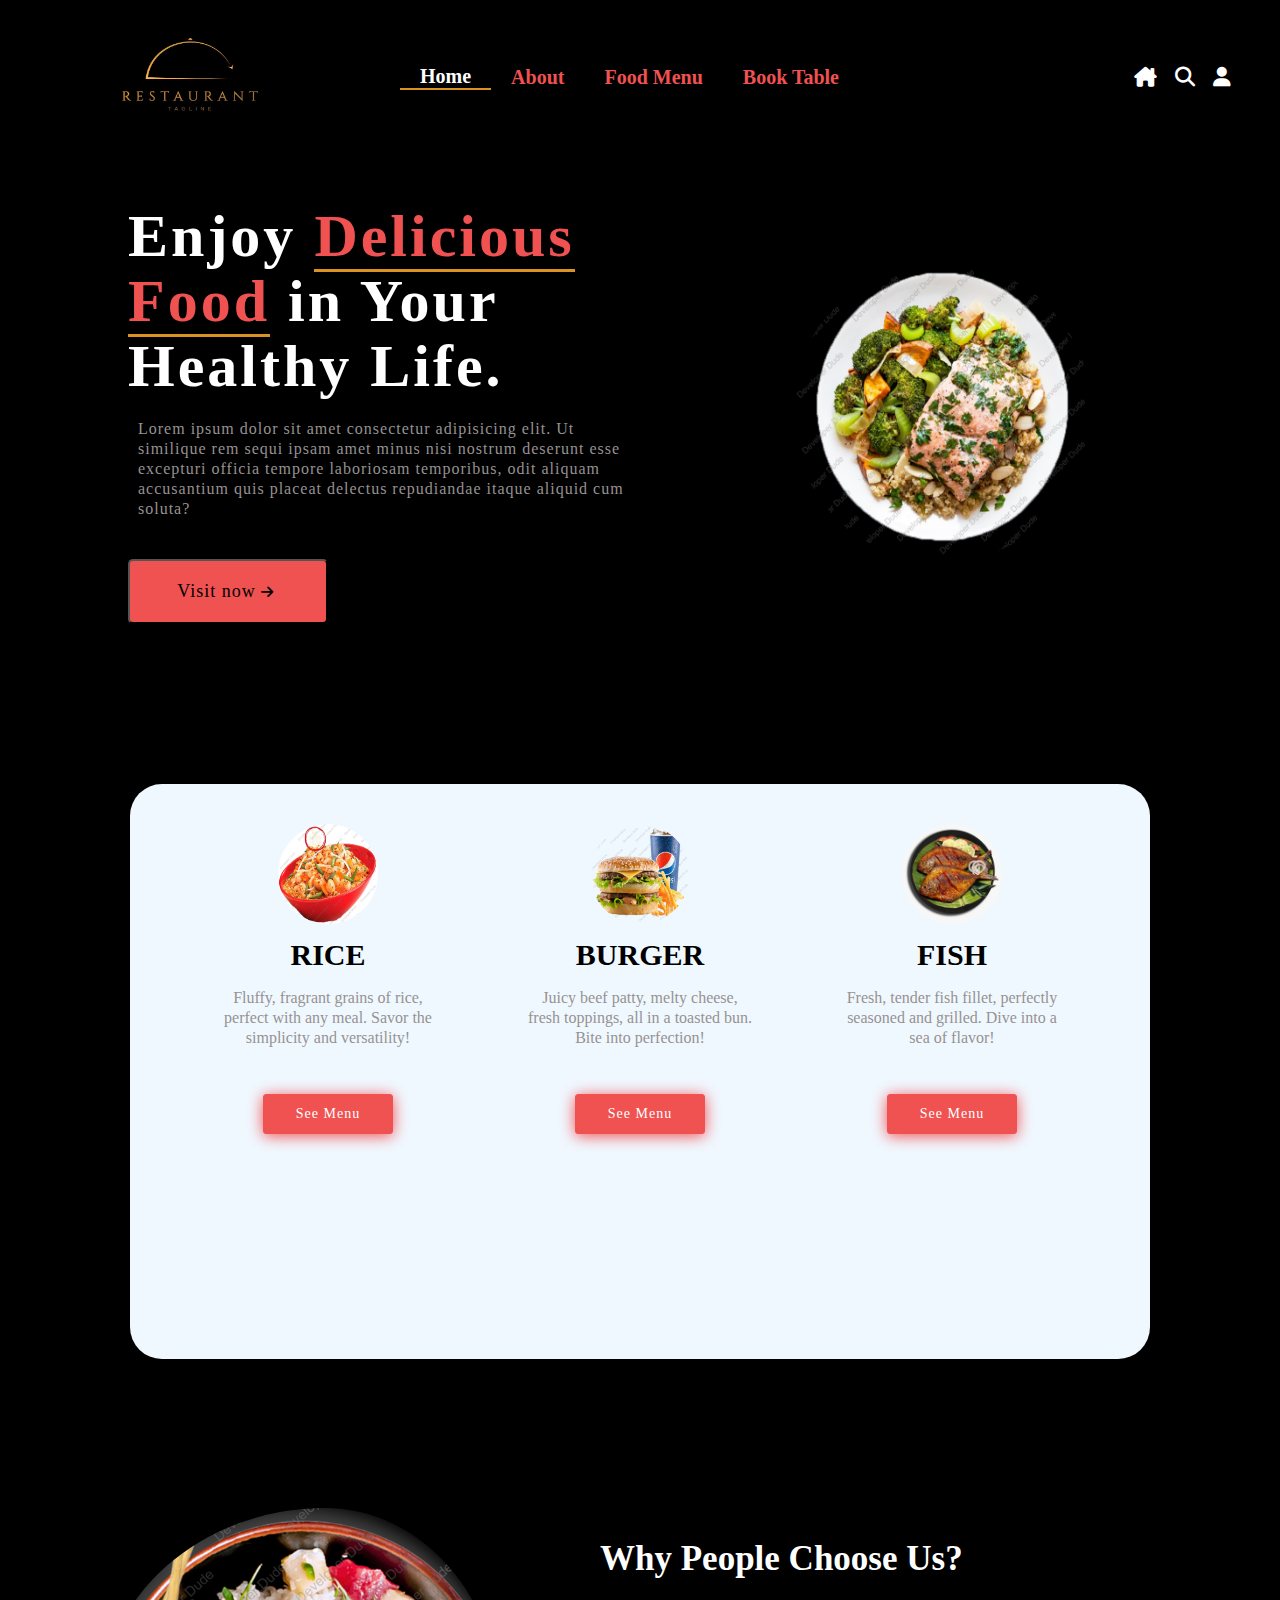
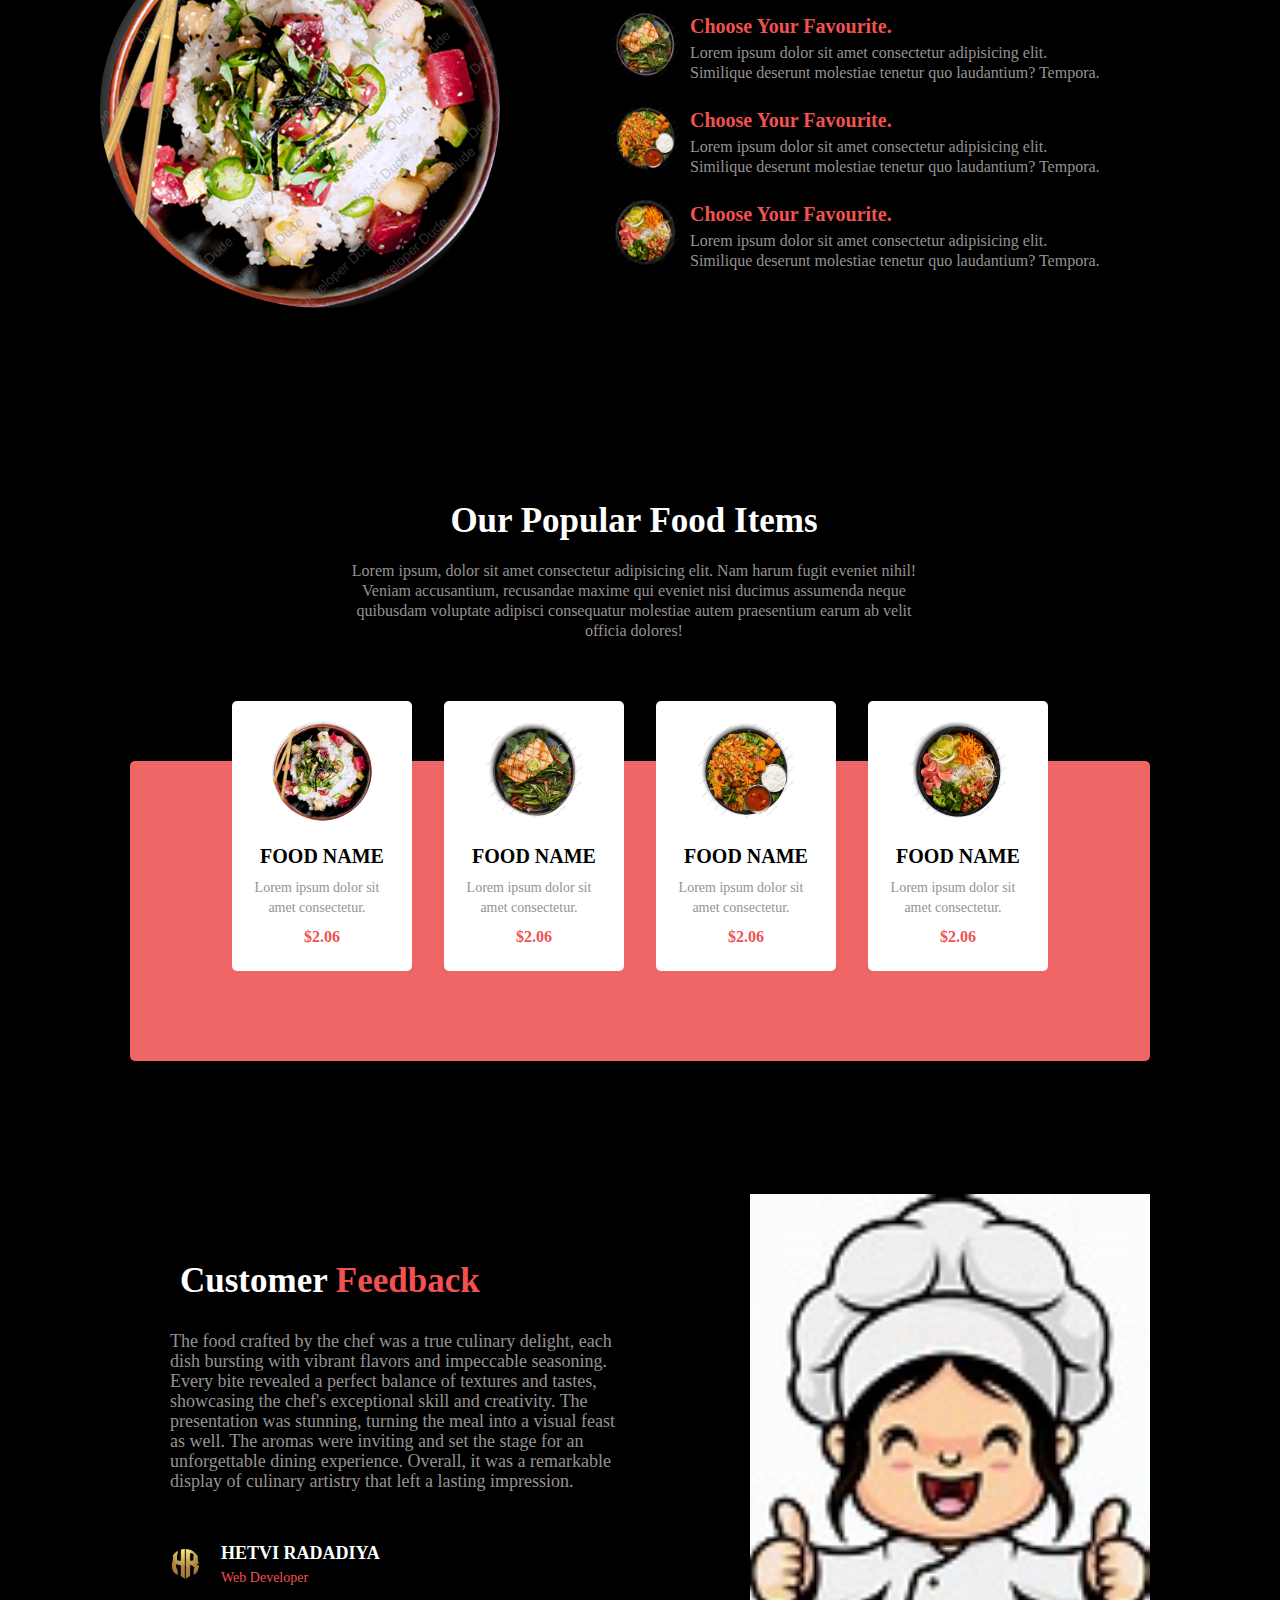
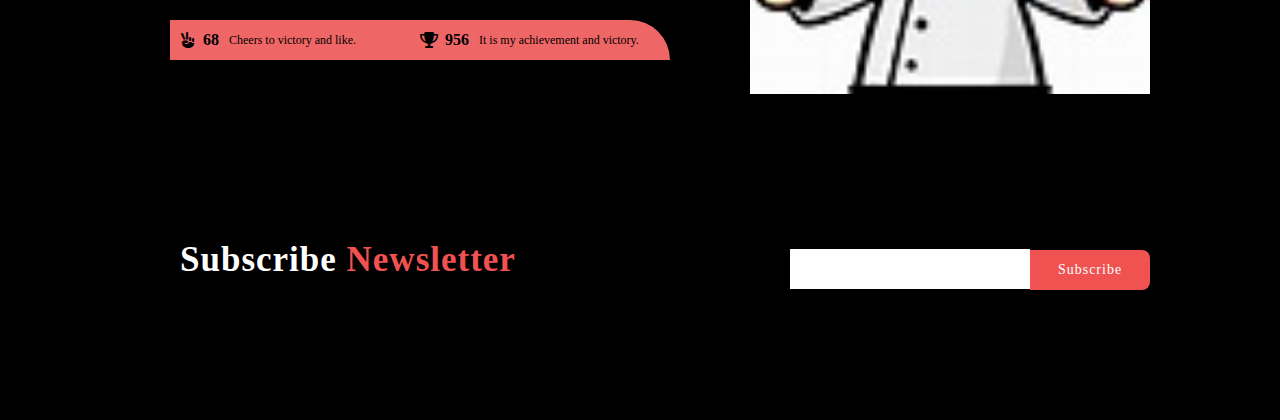
<file: index.html>
<!DOCTYPE html>
<html lang="en">
  <head>
    <meta charset="UTF-8" />
    <meta name="viewport" content="width=device-width, initial-scale=1.0" />
    <title>Restaurant App</title>
    <link rel="stylesheet" href="style.css" />
    <link
      rel="stylesheet"
      href="https://cdnjs.cloudflare.com/ajax/libs/font-awesome/6.5.2/css/all.min.css"
    />
  </head>
  <body>
    <div class="header">
      <nav>
        <input type="checkbox" id="check" />
        <label for="check" class="checkbox">
          <i class="fa-solid fa-bars"></i>
        </label>
        <div class="logo">
          <img src="images/Restaurant-Logo.jpg" alt="logo" />
        </div>
        <div class="part">
          <div class="nav">
            <ul>
              <a href="#" class="active"><li>Home</li></a>
              <a href="about.html"><li>About</li></a>
              <a href="foodmenu.html"><li>Food Menu</li></a>
              <a href="booktable.html"><li>Book Table</li></a>
            </ul>
          </div>

          <div class="account">
            <ul>
              <a href="#">
                <li><i class="fa-solid fa-house-chimney"></i></li>
              </a>
              <li id="search-button">
                <i class="fa-solid fa-magnifying-glass"></i>
              </li>
              <div class="search">
                <input type="search" />
                <a href="">
                  <li><i class="fa-solid fa-magnifying-glass"></i></li>
                </a>
              </div>
              <a href="signup.html">
                <li><i class="fa-solid fa-user"></i></li>
              </a>
            </ul>
          </div>
        </div>
      </nav>
    </div>
    <div class="home">
      <div class="main-slide1">
        <div class="main-slide">
          <h3>Enjoy <span>Delicious Food</span> in Your Healthy Life.</h3>
          <p>
            Lorem ipsum dolor sit amet consectetur adipisicing elit. Ut
            similique rem sequi ipsam amet minus nisi nostrum deserunt esse
            excepturi officia tempore laboriosam temporibus, odit aliquam
            accusantium quis placeat delectus repudiandae itaque aliquid cum
            soluta?
          </p>
          <button type="submit">
            Visit now<i class="fa-solid fa-arrow-right"></i>
          </button>
        </div>
        <div class="main-dish">
          <img src="images/Homepage Images/food plate.png" alt="" />
        </div>
      </div>
      <div class="food-items">
        <div class="items">
          <img src="images/Homepage Images/item1.jpg" alt="" />
          <h2>RICE</h2>
          <p>
            Fluffy, fragrant grains of rice, perfect with any meal. Savor the
            simplicity and versatility!
          </p>
          <button type="submit">See Menu</button>
        </div>
        <div class="items">
          <img src="images/Homepage Images/item2.png" alt="" />
          <h2>BURGER</h2>
          <p>
            Juicy beef patty, melty cheese, fresh toppings, all in a toasted
            bun. Bite into perfection!
          </p>
          <button type="submit">See Menu</button>
        </div>
        <div class="items">
          <img src="images/Homepage Images/item3.jpg" alt="" />
          <h2>FISH</h2>
          <p>
            Fresh, tender fish fillet, perfectly seasoned and grilled. Dive into
            a sea of flavor!
          </p>
          <button type="submit">See Menu</button>
        </div>
      </div>
      <div class="main-slide2">
        <div class="fooding">
          <img src="images/Homepage Images/plate1.png" alt="" />
        </div>
        <div class="question">
          <div class="title">
            <h2>Why People Choose Us?</h2>
          </div>
          <div>
            <div class="q-ans">
              <div>
                <img src="images/Homepage Images/plate2.png" alt="" />
              </div>
              <div>
                <h2>Choose Your Favourite.</h2>
                <p>
                  Lorem ipsum dolor sit amet consectetur adipisicing elit.
                  Similique deserunt molestiae tenetur quo laudantium? Tempora.
                </p>
              </div>
            </div>
            <div class="q-ans">
              <div>
                <img src="images/Homepage Images/plate3.png" alt="" />
              </div>
              <div>
                <h2>Choose Your Favourite.</h2>
                <p>
                  Lorem ipsum dolor sit amet consectetur adipisicing elit.
                  Similique deserunt molestiae tenetur quo laudantium? Tempora.
                </p>
              </div>
            </div>
            <div class="q-ans">
              <div>
                <img src="images/Homepage Images/plate4 (2).png" alt="" />
              </div>
              <div>
                <h2>Choose Your Favourite.</h2>
                <p>
                  Lorem ipsum dolor sit amet consectetur adipisicing elit.
                  Similique deserunt molestiae tenetur quo laudantium? Tempora.
                </p>
              </div>
            </div>
          </div>
        </div>
      </div>
      <div class="main-slide3">
        <div class="fav-head">
          <h2>Our Popular Food Items</h2>
          <p>
            Lorem ipsum, dolor sit amet consectetur adipisicing elit. Nam harum
            fugit eveniet nihil! Veniam accusantium, recusandae maxime qui
            eveniet nisi ducimus assumenda neque quibusdam voluptate adipisci
            consequatur molestiae autem praesentium earum ab velit officia
            dolores!
          </p>
        </div>
        <div class="fav-food">
          <div class="fav-item">
            <img src="images/Homepage Images/plate1.png" alt="" />
            <h2>FOOD NAME</h2>
            <p>Lorem ipsum dolor sit amet consectetur.</p>
            <h4>$2.06</h4>
          </div>
          <div class="fav-item">
            <img src="images/Homepage Images/plate2.png" alt="" />
            <h2>FOOD NAME</h2>
            <p>Lorem ipsum dolor sit amet consectetur.</p>
            <h4>$2.06</h4>
          </div>
          <div class="fav-item">
            <img src="images/Homepage Images/plate3.png" alt="" />
            <h2>FOOD NAME</h2>
            <p>Lorem ipsum dolor sit amet consectetur.</p>
            <h4>$2.06</h4>
          </div>
          <div class="fav-item">
            <img src="images/Homepage Images/plate4 (2).png" alt="" />
            <h2>FOOD NAME</h2>
            <p>Lorem ipsum dolor sit amet consectetur.</p>
            <h4>$2.06</h4>
          </div>
        </div>
        <div class="dsgn"></div>
      </div>
      <div class="main-slide4">
        <div class="chef-feedback">
          <h2>
            Customer <span style="color: rgb(240, 81, 81)">Feedback</span>
          </h2>
          <p>
            The food crafted by the chef was a true culinary delight, each dish
            bursting with vibrant flavors and impeccable seasoning. Every bite
            revealed a perfect balance of textures and tastes, showcasing the
            chef's exceptional skill and creativity. The presentation was
            stunning, turning the meal into a visual feast as well. The aromas
            were inviting and set the stage for an unforgettable dining
            experience. Overall, it was a remarkable display of culinary
            artistry that left a lasting impression.
          </p>
          <div class="chef-detail">
            <div>
              <img src="images/Homepage Images/logo.jpg" alt="" />
            </div>
            <div>
              <h2>HETVI RADADIYA</h2>
              <p>Web Developer</p>
            </div>
          </div>
          <div class="chef-vic">
            <div>
              <i class="fa-solid fa-hand-peace"></i>
              <h4>68</h4>
              <p>Cheers to victory and like.</p>
            </div>
            <div>
              <i class="fa-solid fa-trophy"></i>
              <h4>956</h4>
              <p>It is my achievement and victory.</p>
            </div>
          </div>
        </div>
        <div class="chef-pic">
          <img src="images/Homepage Images/chef.jpg" alt="" />
        </div>
      </div>
      <div class="subscribe-part">
        <div>
          <h2>
            Subscribe <span style="color: rgb(240, 81, 81)">Newsletter</span>
          </h2>
        </div>
        <div class="submit-box">
          <input type="text" />
          <button type="submit">Subscribe</button>
        </div>
      </div>
    </div>
    <script src="code.js"></script>
  </body>
</html>
</file>
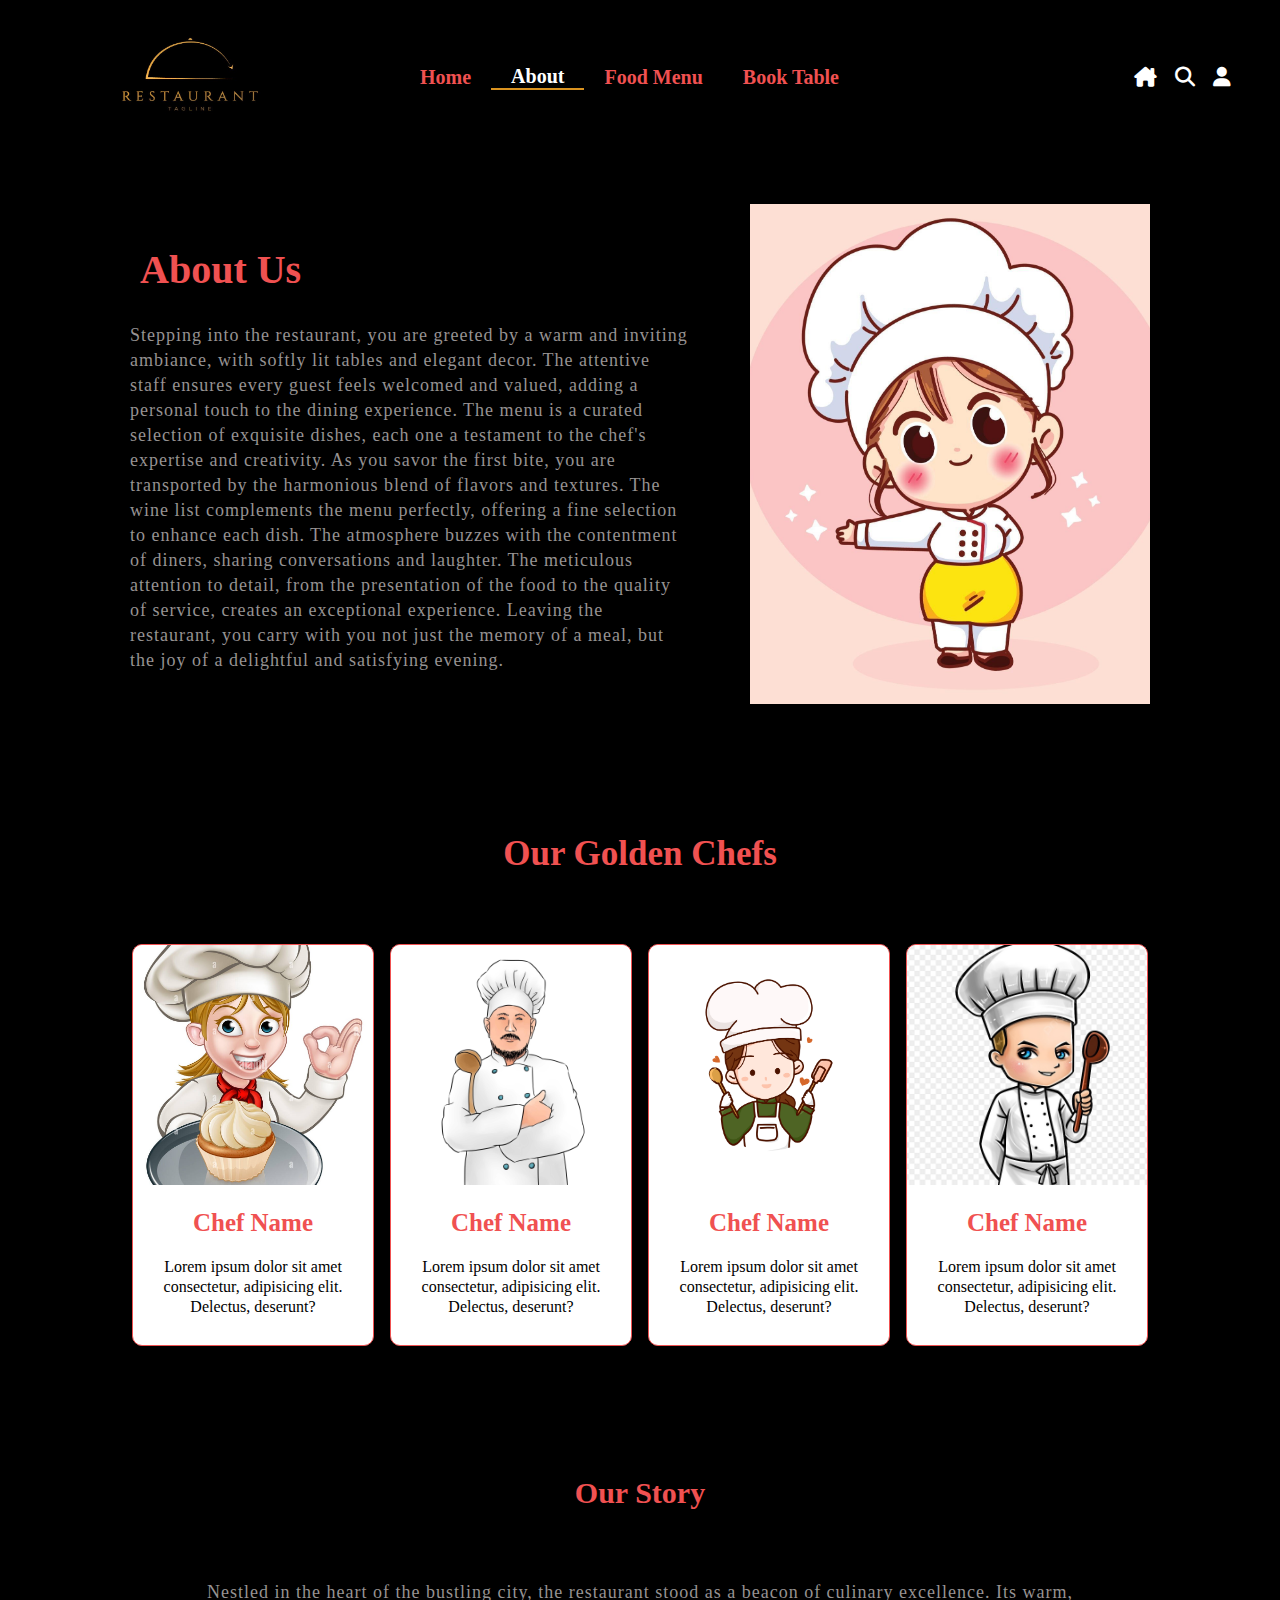
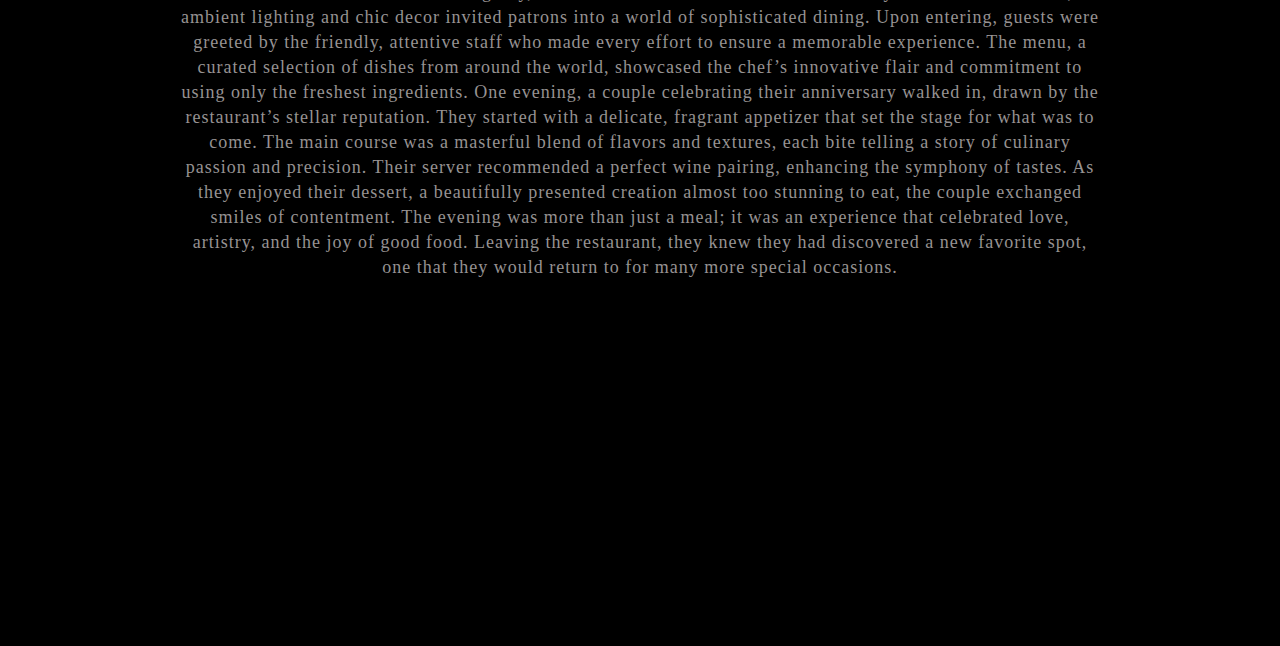
<file: about.html>
<!DOCTYPE html>
<html lang="en">
  <head>
    <meta charset="UTF-8" />
    <meta name="viewport" content="width=device-width, initial-scale=1.0" />
    <title>About page</title>
    <link rel="stylesheet" href="style.css" />
    <link
      rel="stylesheet"
      href="https://cdnjs.cloudflare.com/ajax/libs/font-awesome/6.5.2/css/all.min.css"
    />
  </head>
  <body>
    <div class="header">
      <nav>
        <input type="checkbox" id="check" />
        <label for="check" class="checkbox">
          <i class="fa-solid fa-bars"></i>
        </label>
        <div class="logo">
          <img src="images/Restaurant-Logo.jpg" alt="logo" />
        </div>
        <div class="part">
          <div class="nav">
            <ul>
              <a href="index.html"><li>Home</li></a>
              <a href="about.html" class="active"><li>About</li></a>
              <a href="foodmenu.html"><li>Food Menu</li></a>
              <a href="booktable.html"><li>Book Table</li></a>
            </ul>
          </div>

          <div class="account">
            <ul>
              <a href="#">
                <li><i class="fa-solid fa-house-chimney"></i></li>
              </a>
              <li id="search-button">
                <i class="fa-solid fa-magnifying-glass"></i>
              </li>
              <div class="search">
                <input type="search" />
                <a href="">
                  <li><i class="fa-solid fa-magnifying-glass"></i></li>
                </a>
              </div>
              <a href="signup.html">
                <li><i class="fa-solid fa-user"></i></li>
              </a>
            </ul>
          </div>
        </div>
      </nav>
    </div>
    <div class="about" class="active">
      <div class="main-slide4" id="main-slide4">
        <div>
          <h2>About <span>Us</span></h2>
          <p>
            Stepping into the restaurant, you are greeted by a warm and inviting
            ambiance, with softly lit tables and elegant decor. The attentive
            staff ensures every guest feels welcomed and valued, adding a
            personal touch to the dining experience. The menu is a curated
            selection of exquisite dishes, each one a testament to the chef's
            expertise and creativity. As you savor the first bite, you are
            transported by the harmonious blend of flavors and textures. The
            wine list complements the menu perfectly, offering a fine selection
            to enhance each dish. The atmosphere buzzes with the contentment of
            diners, sharing conversations and laughter. The meticulous attention
            to detail, from the presentation of the food to the quality of
            service, creates an exceptional experience. Leaving the restaurant,
            you carry with you not just the memory of a meal, but the joy of a
            delightful and satisfying evening.
          </p>
        </div>
        <div id="img-1">
          <img src="images/Homepage Images/chef1.jpg" alt="" />
        </div>
      </div>
      <div>
        <h2 id="chef-title">Our Golden Chefs</h2>
        <div class="chefs">
          <div class="chef">
            <img src="images/Homepage Images/chef2.jpg" alt="" />
            <h2>Chef Name</h2>
            <p>
              Lorem ipsum dolor sit amet consectetur, adipisicing elit.
              Delectus, deserunt?
            </p>
          </div>
          <div class="chef">
            <img src="images/Homepage Images/chef3.jpg" alt="" />
            <h2>Chef Name</h2>
            <p>
              Lorem ipsum dolor sit amet consectetur, adipisicing elit.
              Delectus, deserunt?
            </p>
          </div>
          <div class="chef">
            <img src="images/Homepage Images/chef4.jpg" alt="" />
            <h2>Chef Name</h2>
            <p>
              Lorem ipsum dolor sit amet consectetur, adipisicing elit.
              Delectus, deserunt?
            </p>
          </div>
          <div class="chef">
            <img src="images/Homepage Images/chef5.jpg" alt="" />
            <h2>Chef Name</h2>
            <p>
              Lorem ipsum dolor sit amet consectetur, adipisicing elit.
              Delectus, deserunt?
            </p>
          </div>
        </div>
      </div>
      <div class="story">
        <h2>Our Story</h2>
        <p>
          Nestled in the heart of the bustling city, the restaurant stood as a
          beacon of culinary excellence. Its warm, ambient lighting and chic
          decor invited patrons into a world of sophisticated dining. Upon
          entering, guests were greeted by the friendly, attentive staff who
          made every effort to ensure a memorable experience. The menu, a
          curated selection of dishes from around the world, showcased the
          chef’s innovative flair and commitment to using only the freshest
          ingredients. One evening, a couple celebrating their anniversary
          walked in, drawn by the restaurant’s stellar reputation. They started
          with a delicate, fragrant appetizer that set the stage for what was to
          come. The main course was a masterful blend of flavors and textures,
          each bite telling a story of culinary passion and precision. Their
          server recommended a perfect wine pairing, enhancing the symphony of
          tastes. As they enjoyed their dessert, a beautifully presented
          creation almost too stunning to eat, the couple exchanged smiles of
          contentment. The evening was more than just a meal; it was an
          experience that celebrated love, artistry, and the joy of good food.
          Leaving the restaurant, they knew they had discovered a new favorite
          spot, one that they would return to for many more special occasions.
        </p>
      </div>
    </div>
  </body>
</html>
</file>
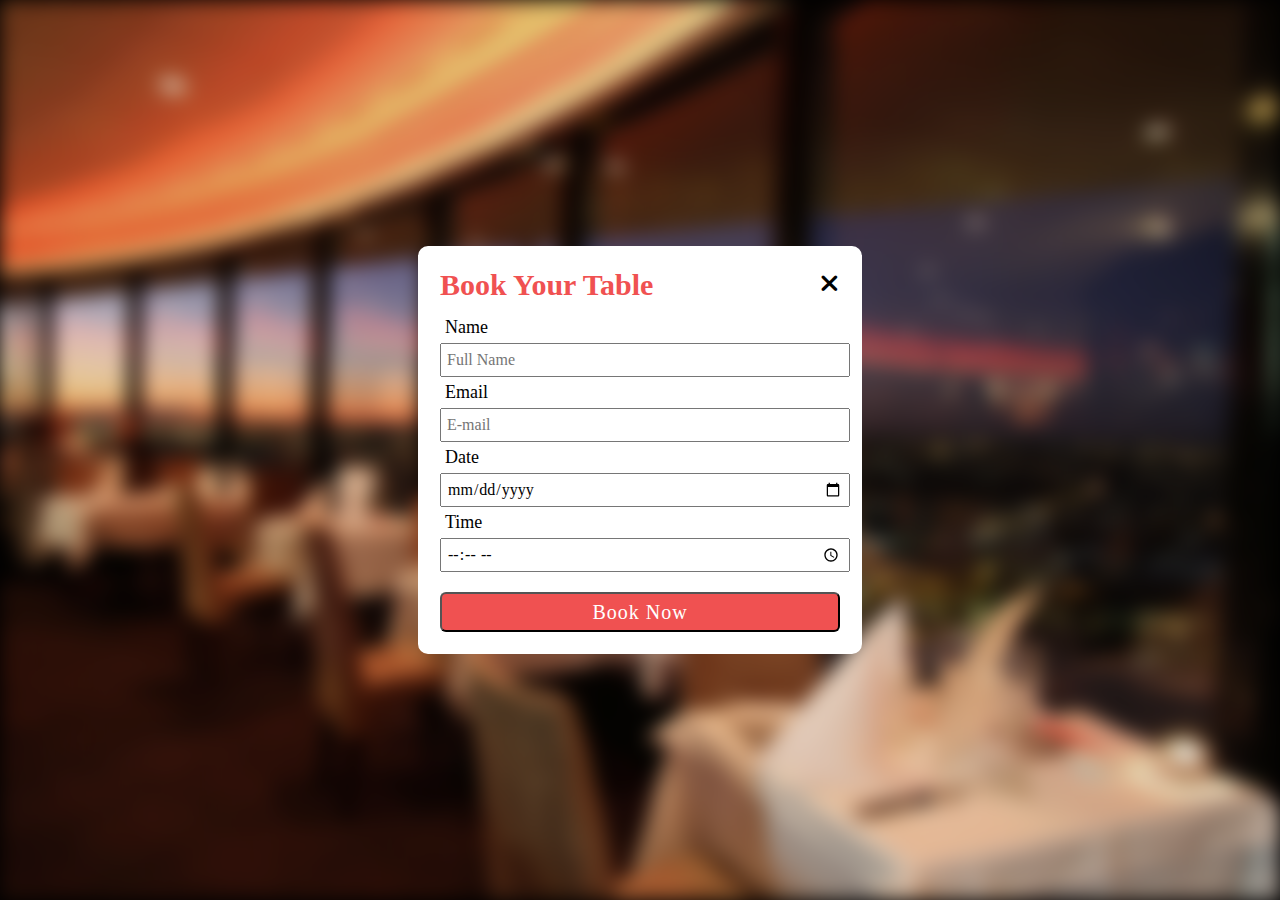
<file: booktable.html>
<!DOCTYPE html>
<html lang="en">
<head>
    <meta charset="UTF-8">
    <meta name="viewport" content="width=device-width, initial-scale=1.0">
    <title>booktable</title>
    <link rel="stylesheet" href="style.css">
    <link rel="stylesheet" href="https://cdnjs.cloudflare.com/ajax/libs/font-awesome/6.5.2/css/all.min.css">
</head>
<body>
    <div class="back-img"></div>
    <div class="booktable">
        <div class="table">
            <div class="book-title">
                <div>
                    <h2>Book Your Table</h2>
                </div>
                <div>
                    <a href="index.html"><i class="fa-solid fa-xmark"></i></a>
                </div>
            </div>
            <div class="details">
                <label for="name">Name</label>
                <input type="text" id="name" placeholder="Full Name">
                <label for="email">Email</label>
                <input type="email" id="email" placeholder="E-mail">
                <label for="date">Date</label>
                <input type="date" id="date">
                <label for="time">Time</label>
                <input type="time" id="time">
            </div>
            <div>
                <button type="submit">Book Now</button>
            </div>
        </div>
    </div>
</body>
</html>
</file>
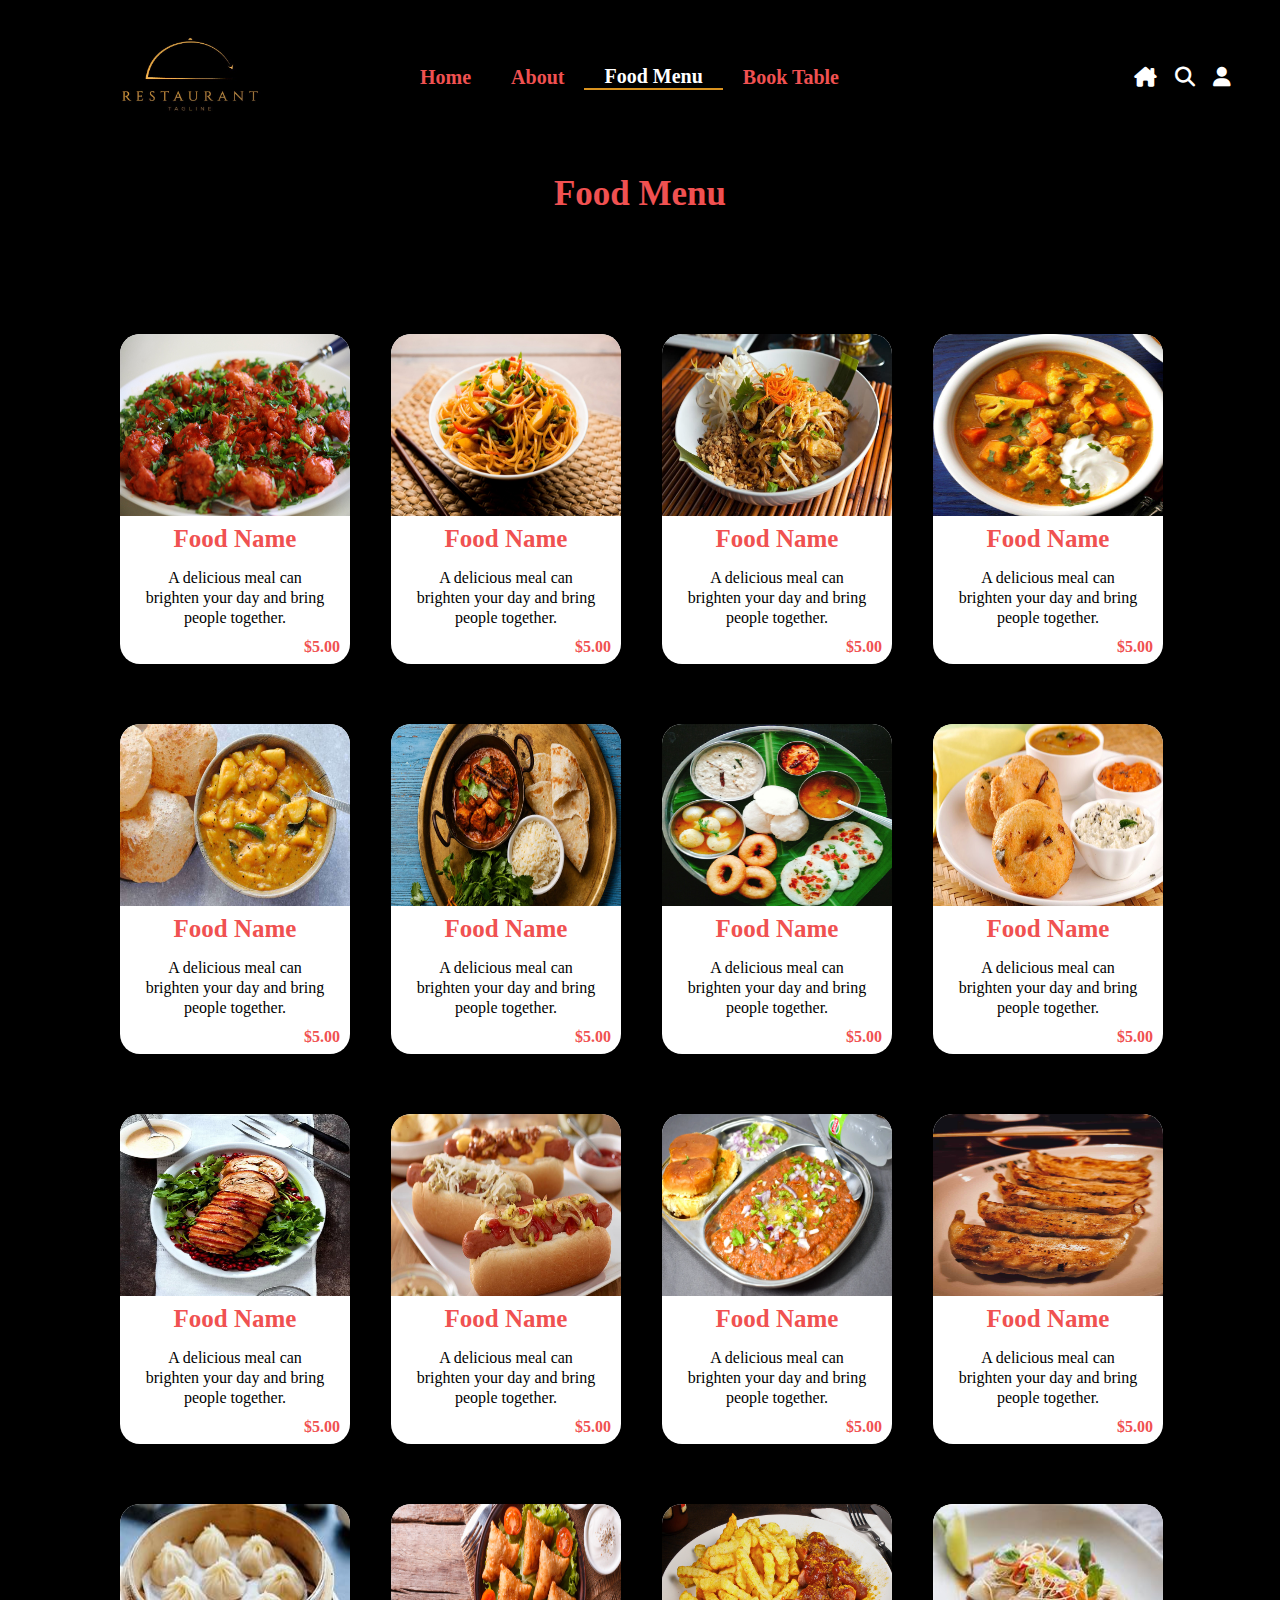
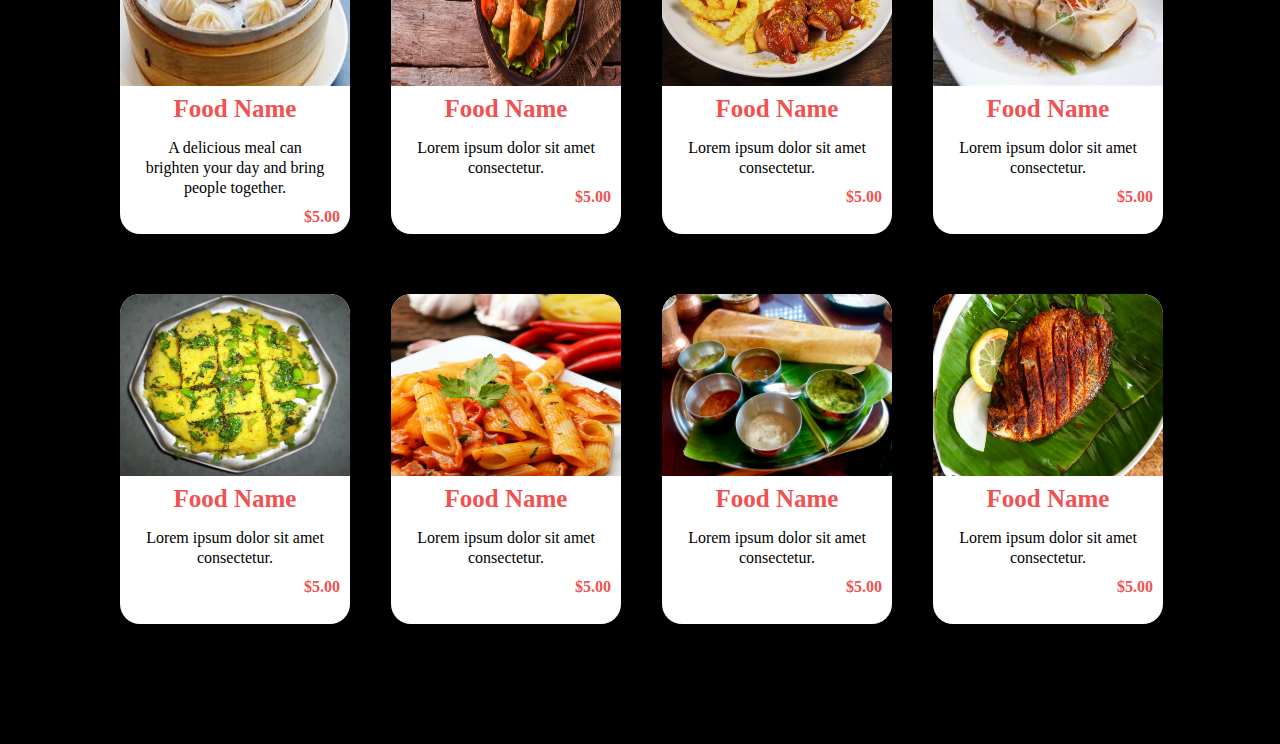
<file: foodmenu.html>
<!DOCTYPE html>
<html lang="en">
<head>
    <meta charset="UTF-8">
    <meta name="viewport" content="width=device-width, initial-scale=1.0">
    <title>foodmenu</title>
    <link rel="stylesheet" href="style.css">
    <link rel="stylesheet" href="https://cdnjs.cloudflare.com/ajax/libs/font-awesome/6.5.2/css/all.min.css">
</head>
<body>
    <div class="header">
        <nav>
            <input type="checkbox" id="check">
            <label for="check" class="checkbox">
                <i class="fa-solid fa-bars"></i>
            </label>
            <div class="logo">
                <img src="images/Restaurant-Logo.jpg" alt="logo">
            </div>
            <div class="part">
                <div class="nav">
                    <ul>
                        <a href="index.html"><li>Home</li></a>
                        <a href="about.html"><li>About</li></a>
                        <a href="foodmenu.html"class="active"><li>Food Menu</li></a>
                        <a href="booktable.html"><li>Book Table</li></a>
                    </ul>
                </div>

                <div class="account">
                    <ul>
                        <a href="#">
                            <li><i class="fa-solid fa-house-chimney"></i></li>
                        </a>
                            <li id="search-button"><i class="fa-solid fa-magnifying-glass"></i></li>
                        <div class="search">
                            <input type="search">
                            <a href="">
                                <li><i class="fa-solid fa-magnifying-glass"></i></li>
                            </a>
                        </div>
                        <a href="signup.html">
                                <li><i class="fa-solid fa-user"></i></li>
                        </a>
                    </ul>
                </div>

            </div>
        </nav>
    </div>
    <div class="foodmenu">
        <h2>Food Menu</h2>
        <div class="allitems">
            <div class="item">
                <img src="images/Homepage Images/food item/1.jpg" alt="">
                <h2>Food Name</h2>
                <p>A delicious meal can brighten your day and bring people together.</p>
                <h4>$5.00</h4>
            </div>
            <div class="item">
                <img src="images/Homepage Images/food item/2.jpeg" alt="">
                <h2>Food Name</h2>
                <p>A delicious meal can brighten your day and bring people together.</p>
                <h4>$5.00</h4>
            </div>
            <div class="item">
                <img src="images/Homepage Images/food item/3.jpg" alt="">
                <h2>Food Name</h2>
                <p>A delicious meal can brighten your day and bring people together.</p>
                <h4>$5.00</h4>
            </div>
            <div class="item">
                <img src="images/Homepage Images/food item/4.jpg" alt="">
                <h2>Food Name</h2>
                <p>A delicious meal can brighten your day and bring people together.</p>
                <h4>$5.00</h4>
            </div>
            <div class="item">
                <img src="images/Homepage Images/food item/5.jpg" alt="">
                <h2>Food Name</h2>
                <p>A delicious meal can brighten your day and bring people together.</p>
                <h4>$5.00</h4>
            </div>
            <div class="item">
                <img src="images/Homepage Images/food item/6.webp" alt="">
                <h2>Food Name</h2>
                <p>A delicious meal can brighten your day and bring people together.</p>
                <h4>$5.00</h4>
            </div>
            <div class="item">
                <img src="images/Homepage Images/food item/7.jpg" alt="">
                <h2>Food Name</h2>
                <p>A delicious meal can brighten your day and bring people together.</p>
                <h4>$5.00</h4>
            </div>
            <div class="item">
                <img src="images/Homepage Images/food item/8.jpg" alt="">
                <h2>Food Name</h2>
                <p>A delicious meal can brighten your day and bring people together.</p>
                <h4>$5.00</h4>
            </div>
            <div class="item">
                <img src="images/Homepage Images/food item/9.webp" alt="">
                <h2>Food Name</h2>
                <p>A delicious meal can brighten your day and bring people together.</p>
                <h4>$5.00</h4>
            </div>
            <div class="item">
                <img src="images/Homepage Images/food item/10.jpg" alt="">
                <h2>Food Name</h2>
                <p>A delicious meal can brighten your day and bring people together.</p>
                <h4>$5.00</h4>
            </div>
            <div class="item">
                <img src="images/Homepage Images/food item/11.webp" alt="">
                <h2>Food Name</h2>
                <p>A delicious meal can brighten your day and bring people together.</p>
                <h4>$5.00</h4>
            </div>
            <div class="item">
                <img src="images/Homepage Images/food item/12.jpg" alt="">
                <h2>Food Name</h2>
                <p>A delicious meal can brighten your day and bring people together.</p>
                <h4>$5.00</h4>
            </div>
            <div class="item">
                <img src="images/Homepage Images/food item/13.jfif" alt="">
                <h2>Food Name</h2>
                <p>A delicious meal can brighten your day and bring people together.</p>
                <h4>$5.00</h4>
            </div>
            <div class="item">
                <img src="images/Homepage Images/food item/14.jpg" alt="">
                <h2>Food Name</h2>
                <p>Lorem ipsum dolor sit amet consectetur.</p>
                <h4>$5.00</h4>
            </div>
            <div class="item">
                <img src="images/Homepage Images/food item/15.jpg" alt="">
                <h2>Food Name</h2>
                <p>Lorem ipsum dolor sit amet consectetur.</p>
                <h4>$5.00</h4>
            </div>
            <div class="item">
                <img src="images/Homepage Images/food item/16.jfif" alt="">
                <h2>Food Name</h2>
                <p>Lorem ipsum dolor sit amet consectetur.</p>
                <h4>$5.00</h4>
            </div>
            <div class="item">
                <img src="images/Homepage Images/food item/17.jpg" alt="">
                <h2>Food Name</h2>
                <p>Lorem ipsum dolor sit amet consectetur.</p>
                <h4>$5.00</h4>
            </div>
            <div class="item">
                <img src="images/Homepage Images/food item/18.png" alt="">
                <h2>Food Name</h2>
                <p>Lorem ipsum dolor sit amet consectetur.</p>
                <h4>$5.00</h4>
            </div>
            <div class="item">
                <img src="images/Homepage Images/food item/19.jpg" alt="">
                <h2>Food Name</h2>
                <p>Lorem ipsum dolor sit amet consectetur.</p>
                <h4>$5.00</h4>
            </div>
            <div class="item">
                <img src="images/Homepage Images/food item/20.jpg" alt="">
                <h2>Food Name</h2>
                <p>Lorem ipsum dolor sit amet consectetur.</p>
                <h4>$5.00</h4>
            </div>
        </div>
    </div>
</body>
</html>
</file>
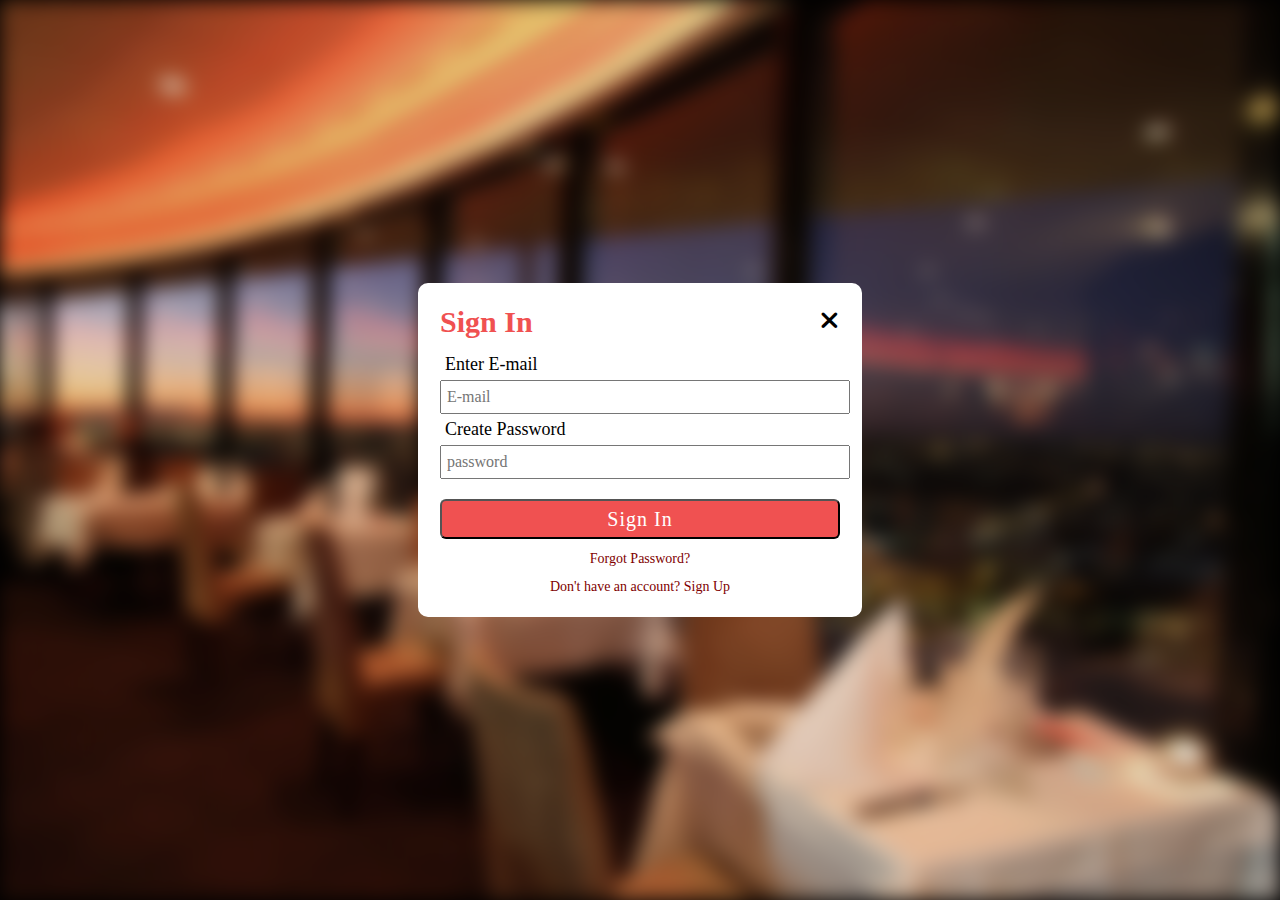
<file: signin.html>
<!DOCTYPE html>
<html lang="en">
<head>
    <meta charset="UTF-8">
    <meta name="viewport" content="width=device-width, initial-scale=1.0">
    <title>signIn</title>
    <link rel="stylesheet" href="style.css">
    <link rel="stylesheet" href="https://cdnjs.cloudflare.com/ajax/libs/font-awesome/6.5.2/css/all.min.css">
</head>
<body>
    <div class="back-img"></div>
    <div class="booktable">
        <div class="table">
            <div class="book-title">
                <div>
                    <h2 id="signup-title">Sign In</h2>
                </div>
                <div>
                    <a href="index.html"><i class="fa-solid fa-xmark"></i></a>
                </div>
            </div>
            <div class="details">
                <label for="email">Enter E-mail</label>
                <input type="email" id="email" placeholder="E-mail">
                <label for="password" >Create Password</label>
                <input type="password" id="password" placeholder="password">
            </div>
            <div>
                <button type="submit">Sign In</button>
            </div>
            <div class="signup">
                <a href="#">Forgot Password?</a>
            </div>
            <div class="signup">
                <a href="signup.html">Don't have an account? Sign Up</a>
            </div>
        </div>
    </div>
</body>
</html>
</file>
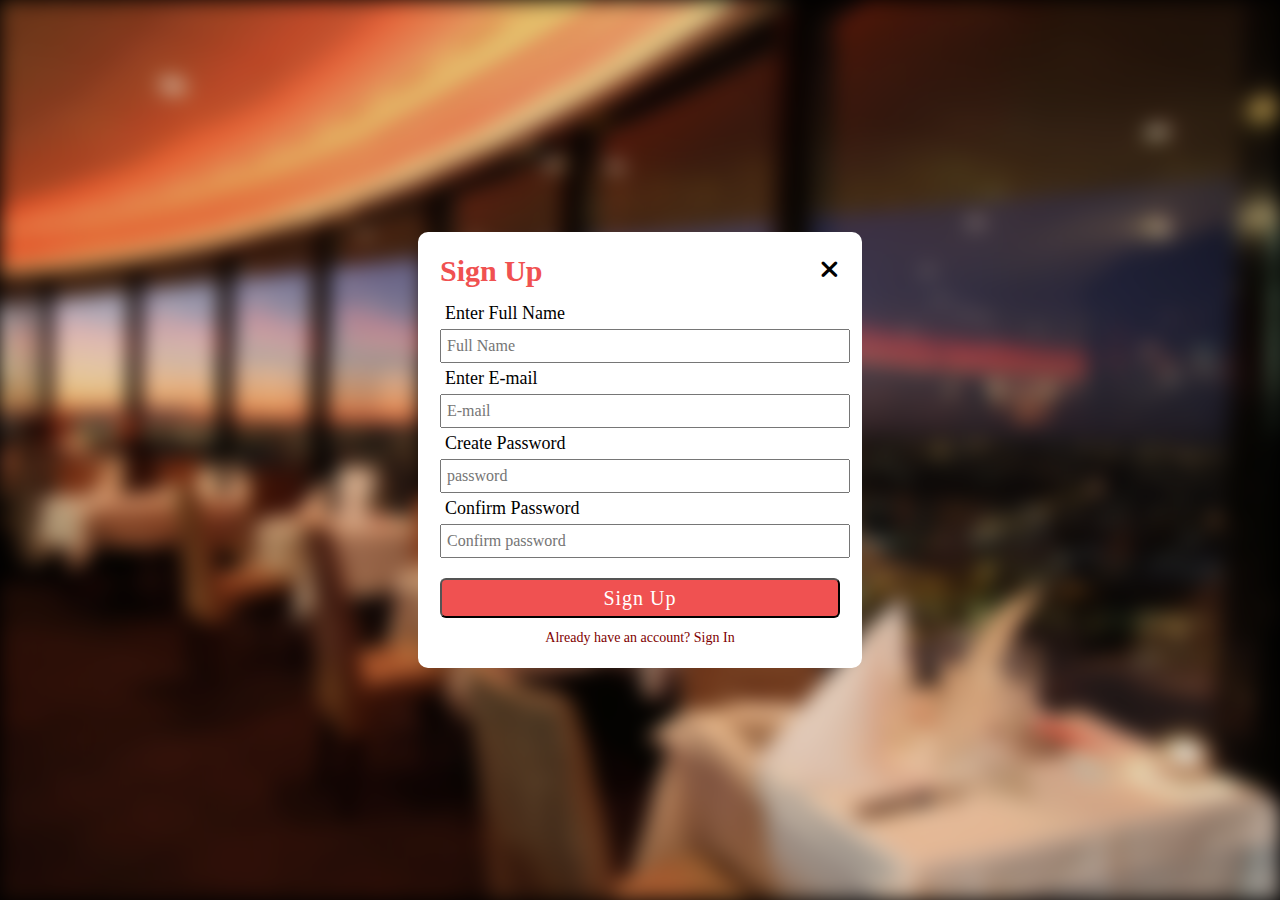
<file: signup.html>
<!DOCTYPE html>
<html lang="en">
<head>
    <meta charset="UTF-8">
    <meta name="viewport" content="width=device-width, initial-scale=1.0">
    <title>signUp</title>
    <link rel="stylesheet" href="style.css">
    <link rel="stylesheet" href="https://cdnjs.cloudflare.com/ajax/libs/font-awesome/6.5.2/css/all.min.css">
</head>
<body>
    <div class="back-img"></div>
    <div class="booktable">
        <div class="table">
            <div class="book-title">
                <div>
                    <h2 id="signup-title">Sign Up</h2>
                </div>
                <div>
                    <a href="index.html"><i class="fa-solid fa-xmark"></i></a>
                </div>
            </div>
            <div class="details">
                <label for="name">Enter Full Name</label>
                <input type="text" id="name" placeholder="Full Name">
                <label for="email">Enter E-mail</label>
                <input type="email" id="email" placeholder="E-mail">
                <label for="password" >Create Password</label>
                <input type="password" id="password" placeholder="password">
                <label for="password">Confirm Password</label>
                <input type="password" id="password" placeholder="Confirm password">
            </div>
            <div>
                <button type="submit">Sign Up</button>
            </div>
            <div class="signup">
                <a href="signin.html">Already have an account? Sign In</a>
            </div>
        </div>
    </div>
</body>
</html>
</file>
<file: style.css>
* {
  margin: 0;
  padding: 0;
  list-style: none;
  font-family: "Times New Roman", Times, serif;
}
:root {
  --maincolor: rgb(240, 81, 81);
  --bordercolor: rgb(218, 147, 32);
  --textcolor: rgb(150, 146, 146);
}
body {
  background-color: black;
  color: white;
}
.checkbox,
#check {
  display: none;
}
.header {
  width: 100%;
  margin-bottom: 20px;
}
.header nav {
  padding: 0 40px;
  display: flex;
  justify-content: space-between;
  align-items: center;
}

.header img {
  position: relative;
  width: 300px;
  height: 150px;
}
.part {
  width: 70%;
  display: flex;
  justify-content: space-between;
  align-items: center;
}
ul {
  display: flex;
  justify-content: center;
  align-items: center;
}
ul a {
  text-decoration: none;
}
ul li {
  padding: 0 20px;
  font-weight: bold;
  color: var(--maincolor);
  font-size: 20px;
}
ul li:hover,
ul a.active li {
  cursor: pointer;
  color: white;
  border-bottom: 2px solid var(--bordercolor);
}
.search {
  display: none;
}
.search input {
  outline: none;
  border: none;
  padding: 0 10px;
}
.account ul li {
  color: white;
  padding: 0 9px;
}
.account ul li:hover {
  color: var(--maincolor);
}
#search-button {
  display: flex;
}
.main-dish img {
  width: 300px;
  height: 300px;
  border-radius: 50%;
  margin-right: 60px;
}
.main-slide1 {
  display: flex;
  justify-content: space-between;
  align-items: center;
  padding: 30px 10%;
}
.main-slide {
  width: 50%;
}

.main-slide h3 {
  font-size: 60px;
  font-weight: 50px;
  color: #fff;
  line-height: 65px;
  letter-spacing: 3px;
  margin-bottom: 20px;
}
.main-slide span {
  color: var(--maincolor);
  border-bottom: 3px solid var(--bordercolor);
}
.main-slide p {
  line-height: 20px;
  font-size: 16px;
  margin-bottom: 20px;
  color: var(--textcolor);
  letter-spacing: 1px;
}
.main-slide button {
  font-size: 18px;
  text-align: center;
  background-color: var(--maincolor);
  border-radius: 5px;
  color: black;
  width: 200px;
  height: 65px;
  padding: 20px;
}
.main-slide button:hover {
  border: none;
  background-color: white;
  box-shadow: 0 5px 15px var(--maincolor);
}
.main-slide button i {
  padding: 0 5px;
  font-size: 14px;
}
.main-dish img:hover {
  cursor: pointer;
  rotate: 360deg;
  transition: 10s;
}
.food-items {
  margin: 130px;
  padding: 20px 40px 20px 40px;
  background-color: aliceblue;
  border-radius: 2rem;
  color: black;
  display: flex;
  justify-content: center;
  align-items: baseline;
  gap: 2rem;
  text-align: center;
}

.items {
  width: 240px;
  height: 55vh;
  padding: 20px;
}

.items img {
  width: 100px;
  height: 100px;
  border-radius: 50%;
}
.items h2 {
  font-size: 30px;
  /* color: var(--maincolor); */
  margin: 10px 0;
}
.items p {
  color: var(--textcolor);
  padding: 6px;
  margin-bottom: 20px;
  font-size: 16px;
}

.items button {
  font-size: 14px;
  box-shadow: 0 2px 15px var(--maincolor);
  border: 1px solid var(--maincolor);
  border-radius: 3px;
  width: 130px;
  padding: 10px 20px;
  margin-bottom: 10px;
}
.items button:hover {
  background-color: #fff;
  color: var(--maincolor);
}

.main-slide2 {
  margin: 20px 100px;
  display: flex;
  justify-content: space-between;
  align-items: center;
}
.fooding img {
  padding: 0 50px 0 0;
  width: 400px;
  height: 400px;
  border-radius: 50%;
}
.question {
  text-align: center;
  margin: 50px;
}
.title h2 {
  padding-bottom: 20px;
  text-align: left;
  font-size: 35px;
}
.q-ans {
  text-align: left;
  padding: 10px;
  display: flex;
  justify-content: center;
  align-items: center;
}
.q-ans h2 {
  color: var(--maincolor);
  font-size: 20px;
  padding: 5px 10px;
}

p {
  color: var(--textcolor);
  font-size: 16px;
  padding: 0 10px;
  line-height: 20px;
}
.main-slide3 {
  padding-bottom: 50px;
  display: block;
  align-content: center;
  margin: 130px;
  text-align: center;
  z-index: 1;
  position: relative;
}
.fav-head {
  padding: 20px 20%;
  align-items: center;
  width: 600px;
}
.fav-head h2 {
  padding: 20px;
  font-size: 35px;
  text-align: center;
}
.q-ans img {
  width: 70px;
  height: 70px;
  border-radius: 50%;
  padding: 0;
}
.q-ans img:hover {
  border: 5px solid rgba(255, 255, 255);
}
.fav-food {
  margin: 40px 50px;
  display: flex;
  justify-content: center;
  align-items: center;
  gap: 2rem;
}
.fav-item {
  width: 180px;
  height: 270px;
  background-color: #fff;
  color: black;
  border-radius: 5px;
}
.fav-item img {
  padding: 20px 10px;
  width: 100px;
  height: 100px;
  border-radius: 50%;
}
.fav-item h2 {
  font-size: 20px;
}
.fav-item p {
  color: var(--textcolor);
  width: 150px;
  padding: 10px;
  font-size: 14px;
}
.fav-item h4 {
  color: var(--maincolor);
}

.main-slide3 .dsgn {
  width: 100%;
  height: 50%;
  position: absolute;
  z-index: -1;
  bottom: 0;
  background-color: rgb(239, 102, 102);
  border-radius: 5px;
}

.main-slide4 {
  margin: 130px;
  display: flex;
  justify-content: space-between;
  align-items: center;
}
.chef-feedback {
  padding: 40px;
  width: 500px;
}
.main-slide4 h2 {
  font-size: 35px;
  padding: 30px 10px;
}
.main-slide4 p {
  font-size: 18px;
  line-height: 20px;
  padding: 0 40px 20px 0;
}
.main-slide4 img {
  width: 400px;
  height: 500px;
  object-fit: cover;
}
.chef-detail {
  margin: 30px 0;
  width: 300px;
  display: flex;
  justify-content: left;
  align-items: center;
  gap: 1rem;
}
.chef-detail img {
  width: 30px;
  height: 30px;
  border-radius: 20px;
}
.chef-detail h2 {
  font-size: 18px;
  padding: 2px 5px;
}
.chef-detail p {
  color: var(--maincolor);
  font-size: 14px;
  padding: 2px 5px;
}
.chef-vic {
  display: block;
  padding: 5px 10px;
  border-top-right-radius: 50px;
  color: black;
  background-color: rgb(239, 102, 102);
  display: flex;
  justify-content: space-between;
  align-items: center;
}
.chef-vic div {
  width: 350px;
  display: flex;
  justify-content: left;
  align-items: center;
}
.chef-vic i {
  font-size: 16px;
  text-align: center;
  margin-right: 2px;
}
.chef-vic h4 {
  font-size: 16px;
  padding: 5px;
}
.chef-vic p {
  color: black;
  font-size: 12px;
  padding: 5px;
}

.subscribe-part {
  margin: 130px;
  display: flex;
  justify-content: space-between;
  align-items: center;
}
.subscribe-part h2 {
  font-size: 35px;
  letter-spacing: 1px;
  padding: 10px 100px 10px 50px;
}
.submit-box {
  /* padding-left: 90px; */
  display: flex;
  justify-content: center;
  align-items: center;
}
.subscribe-part input {
  margin-top: 5%;
  width: 230px;
  box-shadow: none;
  border: none;
  font-size: 18px;
  padding: 5px;
}
.subscribe-part button {
  text-align: center;
  outline: none;
  border: none;
  border-radius: 0 8px 8px 0;
  width: 120px;
  height: 40px;
  font-size: 14px;
  letter-spacing: 1px;
  background-color: var(--maincolor);
  color: #fff;
}

#main-slide4,
.story {
  margin: 50px 130px;
}
#main-slide4 h2 {
  color: var(--maincolor);
  font-size: 40px;
}
#main-slide4 p {
  padding-right: 60px;
  line-height: 25px;
  letter-spacing: 1px;
}
#main-slide4 #img-1 {
  width: 400px;
  height: 500px;
  object-fit: cover;
}
#chef-title {
  color: var(--maincolor);
  text-align: center;
  font-size: 35px;
  margin: 70px 30px;
  margin-top: 130px;
}
.chefs {
  margin: 0 130px 50px 130px;
  display: flex;
  justify-content: center;
  align-items: center;
  gap: 1rem;
  text-align: center;
}
.chef {
  background-color: #fff;
  border: 1px solid var(--maincolor);
  width: 240px;
  height: 400px;
  border-radius: 10px;
  color: black;
}
.chef img {
  border-radius: 10px 10px 0 0;
  width: 100%;
  height: 60%;
  object-fit: cover;
}
.chef h2 {
  margin: 20px 5px;
  text-align: center;
  font-size: 25px;
  color: var(--maincolor);
}
.story h2 {
  text-align: center;
  margin: 20px 5px;
  font-size: 30px;
  color: var(--maincolor);
}
.chef p {
  color: black;
}
.story {
  align-items: center;
  margin-top: 130px;
  height: 80vh;
}
.story p {
  letter-spacing: 1px;
  line-height: 25px;
  text-align: center;
  font-size: 18px;
  padding: 50px;
}
.foodmenu {
  width: 100%;
}
.foodmenu h2 {
  text-align: center;
  font-size: 35px;
  color: var(--maincolor);
}
.allitems {
  padding: 120px;
  width: 80%;
  display: grid;
  grid-template-columns: repeat(auto-fill, minmax(200px, 1fr));
  justify-content: center;
  align-items: center;
  column-gap: 60px;
  row-gap: 60px;
}
.item {
  width: 230px;
  height: 330px;
  background-color: #fff;
  color: black;
  border-radius: 20px;
}

.item img {
  width: 100%;
  height: 55%;
  border-radius: 20px 20px 0 0;
}
.item h2 {
  font-size: 25px;
  margin: 0;
  padding: 5px;
}
.item p {
  font-size: 16px;
  color: black;
  text-align: center;
  margin: 10px;
}
.item h4 {
  color: var(--maincolor);
  margin: 10px;
  font-size: 16px;
  text-align: right;
}
.back-img {
  width: 100%;
  height: 100%;
  height: 100vh;
  background-image: linear-gradient(rgba(0, 0, 0, 0.1), rgba(0, 0, 0, 0.1)),
    url(images/background-img.webp);
  background-position: center;
  background-size: cover;
  filter: blur(10px);
}
.booktable {
  z-index: 2;
}
.table {
  position: absolute;
  padding: 20px;
  width: 400px;
  background-color: #fff;
  color: black;
  border-radius: 10px;
  top: 50%;
  left: 50%;
  transform: translate(-50%, -50%);
  border: 2px solid #fff;
}
.book-title {
  display: flex;
  justify-content: space-between;
  align-items: center;
  font-size: 25px;
  margin-bottom: 10px;
}
.book-title h2 {
  font-size: 30px;
  color: var(--maincolor);
}
.book-title i {
  color: black;
  text-align: center;
}
.details {
  display: flex;
  flex-direction: column;
  justify-content: left;
}
label {
  padding: 5px;
  text-align: left;
  font-size: 18px;
  font-weight: 500;
}
input {
  padding: 0 5px;
  width: 99%;
  height: 30px;
  font-size: 16px;
}
button {
  margin-top: 20px;
  background-color: var(--maincolor);
  color: #fff;
  border-radius: 6px;
  width: 100%;
  height: 40px;
  font-size: 20px;
  letter-spacing: 1px;
}
button:hover {
  color: var(--maincolor);
  background-color: #fff;
  box-shadow: 0 2px 15px var(--maincolor);
}
#signup-title {
  text-align: center;
}
.signup {
  padding-top: 10px;
  text-align: center;
}
.signup a {
  text-decoration: none;
  color: maroon;
  font-size: 14px;
}
.signup a:hover {
  border-bottom: 1px solid maroon;
}

@media only screen and (max-width: 1250px) {
  .food-items .items {
    width: 240px;
    height: 65vh;
    padding: 20px;
  }
  #chef-title {
    font-size: 35px;
  }
  #main-slide4,
  .story {
    margin: 80px 100px;
  }
  #main-slide4 img {
    width: 250px;
    height: 380px;
  }
  #main-slide4 h2 {
    font-size: 30px;
    padding: 20px 0;
  }
  #main-slide4 p {
    font-size: 20px;
    padding-right: 20px;
    line-height: 20px;
  }
  .chefs {
    margin: 0 80px 50px 80px;
  }
  .chef {
    width: 200px;
    height: 300px;
  }
  .chef h2 {
    margin: 5px;
    font-size: 25px;
  }
  .chef p {
    font-size: 16px;
    line-height: 15px;
    padding: 5px 15px;
  }
  .story h2 {
    font-size: 35px;
  }
  .story p {
    text-align: center;
  }
  .allitems {
    padding: 120px;
    width: 80%;
    column-gap: 60px;
    row-gap: 60px;
  }
}
@media only screen and (max-width: 1200px) {
  .header img {
    position: relative;
    width: 200px;
    height: 100px;
  }
  ul li {
    padding: 0 10px;
    font-size: 20px;
  }
  .main-slide1 {
    display: flex;
    justify-content: space-between;
    align-items: center;
    padding: 30px 8%;
  }
  .main-slide {
    width: 50%;
  }
  .main-slide h3 {
    font-size: 50px;
  }
  .main-slide button {
    font-size: 20px;
    padding: 23px;
  }
  .main-dish img {
    margin-right: 40px;
  }
  .food-items {
    height: 450px;
    margin: 100px;
    padding: 20px 40px 20px 40px;
  }

  .items {
    width: 240px;
    height: 35vh;
  }
  .main-slide2 {
    margin: 50px 80px;
  }
  .fooding img {
    width: 250px;
    height: 250px;
  }
  .main-slide3 {
    text-align: center;
    margin: 100px 80px;
  }
  .main-slide4 {
    margin: 100px;
  }
  .main-slide4 h2 {
    font-size: 35px;
    padding: 20px 0;
  }
  .main-slide4 p {
    font-size: 16px;
    padding-right: 20px;
    line-height: 20px;
  }
  .chef-detail h2 {
    padding: 5px;
    font-size: 20px;
  }
  .chef-pic img {
    width: 350px;
    height: 400px;
    object-fit: cover;
  }
  .chef-vic i {
    font-size: 14px;
  }
  .chef-vic h4 {
    font-size: 16px;
    padding: 5px;
  }
  .chef-vic p {
    color: black;
    font-size: 12px;
    padding: 5px;
  }
  .subscribe-part {
    margin: 100px;
  }
  .subscribe-part h2 {
    font-size: 30px;
    letter-spacing: 1px;
    padding: 10px 100px 10px 50px;
  }
}
@media only screen and (max-width: 1100px) {
  .chef-pic img {
    width: 280px;
    height: 350px;
    object-fit: cover;
  }
}
@media only screen and (max-width: 1050px) {
  #chef-title {
    font-size: 35px;
  }
  .chefs {
    margin: 0 80px 50px 80px;
    display: grid;
    grid-template-columns: repeat(2, auto);
    justify-content: center;
    align-items: center;
    gap: 3rem;
  }
  .chef {
    width: 250px;
    height: 350px;
  }
  .allitems {
    padding: 100px;
    width: 80%;
    column-gap: 60px;
    row-gap: 60px;
  }
}
@media only screen and (max-width: 1000px) {
  .chef-pic img {
    width: 230px;
    height: 300px;
    object-fit: cover;
  }
  .items {
    width: 240px;
    height: 35vh;
    padding: 20px;
  }
}
@media only screen and (max-width: 910px) {
  .header img {
    position: relative;
    width: 150px;
    height: 100px;
  }
  ul li {
    padding: 0 10px;
    font-size: 16px;
  }

  .search input {
    padding: 0 5px;
  }
  .account ul li {
    color: white;
    padding: 0 5px;
  }
  .main-slide1 {
    display: flex;
    justify-content: space-between;
    align-items: center;
    padding: 30px 8%;
  }
  .main-slide {
    width: 50%;
  }
  .main-slide h3 {
    font-size: 43px;
    font-weight: 50px;
    line-height: 50px;
    letter-spacing: 3px;
  }
  .main-slide button {
    font-size: 18px;
    padding: 16px;
  }
  .main-dish img {
    margin-right: 0;
    text-align: center;
  }
  .food-items {
    margin: 100px;
    height: 100%;
    padding: 20px 30px 20px 30px;
    gap: 1.5rem;
  }
  .items {
    width: 240px;
    height: 32vh;
    padding: 20px;
    display: flex;
    flex-direction: column;
    justify-content: space-evenly;
    align-items: center;
  }
  .items h2 {
    font-size: 25px;
  }
  .items p {
    width: 100%;
    margin-bottom: 10px;
    font-size: 14px;
  }
  .items button {
    width: 120px;
    padding: 10px 20px;
    margin-bottom: 10px;
  }
  .main-slide2 {
    margin: 20px 70px;
  }
  .fooding img {
    width: 250px;
    height: 250px;
  }
  .question {
    margin: 50px;
  }
  .title h2 {
    font-size: 30px;
  }
  .main-slide3 {
    margin: 80px;
  }
  .fav-head {
    padding: 20px;
    width: 590px;
  }
  .main-slide3 .dsgn {
    width: 0;
  }
  .main-slide4 {
    margin: 30px;
  }
  .main-slide4 h2 {
    font-size: 30px;
    padding: 20px 10px;
  }
  .main-slide4 p {
    font-size: 16px;
    padding-right: 30px;
    line-height: 20px;
  }
  .main-slide4 img {
    width: 230px;
    height: 400px;
  }
  .chef-detail img {
    width: 30px;
    height: 30px;
    border-radius: 20px;
  }
  .chef-detail h2 {
    font-size: 18px;
    padding: 2px 5px;
  }
  .chef-detail p {
    color: var(--maincolor);
    font-size: 14px;
    padding: 2px 5px;
  }
  .chef-vic i {
    font-size: 14px;
  }
  .chef-vic h4 {
    font-size: 16px;
    padding: 5px;
  }
  .chef-vic p {
    color: black;
    font-size: 12px;
    padding: 5px;
  }
  .chef-pic img {
    width: 180px;
    height: 200px;
  }
  .subscribe-part {
    margin: 50px;
  }
  .subscribe-part h2 {
    font-size: 25px;
    padding: 10px 80px 10px 50px;
  }
  .subscribe-part input {
    width: 180px;
  }
  .subscribe-part button {
    width: 100px;
    height: 38px;
  }
  #chef-title {
    font-size: 30px;
  }
  #main-slide4,
  .story {
    margin: 80px 100px;
  }
  .chefs {
    margin: 0 80px 50px 80px;
    display: grid;
    grid-template-columns: repeat(2, auto);
    justify-content: center;
    align-items: center;
    gap: 2rem;
  }
  .chef {
    width: 200px;
    height: 300px;
  }
  .chef h2 {
    margin: 5px;
    font-size: 20px;
  }
  .chef p {
    font-size: 12px;
    line-height: 15px;
    padding: 5px 10px;
  }
  .story h2 {
    font-size: 30px;
  }
  .story p {
    text-align: center;
    line-break: auto;
  }
  .allitems {
    padding: 50px;
    width: 80%;
    column-gap: 50px;
    row-gap: 50px;
  }
}
@media only screen and (max-width: 870px) {
  .fav-food {
    margin: 40px 50px;
    display: grid;
    grid-template-columns: repeat(2, auto);
    justify-content: center;
    align-items: center;
    gap: 3rem;
  }
  .fav-item {
    width: 200px;
  }
  .fav-item h2 {
    font-size: 20px;
  }
  .fav-item p {
    text-align: center;
    width: 180px;
    padding: 10px;
    font-size: 14px;
  }
  .subscribe-part {
    margin: 40px;
  }
  .subscribe-part h2 {
    font-size: 23px;
    padding: 10px 50px 10px 50px;
  }
  .subscribe-part input {
    width: 180px;
  }
  .subscribe-part button {
    width: 80px;
    height: 38px;
  }
}
@media only screen and (max-width: 800px) {
  .main-slide1 {
    display: flex;
    flex-direction: column-reverse;
    justify-content: space-between;
    align-items: center;
    padding: 50px 20%;
  }
  .main-dish img {
    width: 300px;
    height: 300px;
    margin: 30px 0 50px 0;
  }
  .main-slide {
    text-align: center;
    width: 100%;
  }
  .main-slide h3 {
    font-size: 40px;
    font-weight: 500px;
    line-height: 50px;
    letter-spacing: 2px;
    margin-bottom: 20px;
  }
  .main-slide p {
    margin-bottom: 30px;
  }
  .main-slide button {
    font-size: 20px;
    width: 80%;
    padding: 18px;
  }
  .food-items {
    margin: 100px;
    background-color: black;
    border-radius: 2rem;
    color: black;
    display: flex;
    flex-direction: column;
    justify-content: space-between;
    align-items: center;
    gap: 2rem;
    text-align: center;
  }
  .items {
    background-color: aliceblue;
    border-radius: 2rem;
    /* padding: 25px 40px 20px 40px; */
    width: 60%;
    height: 48vh;
    padding: 20px;
  }
  .items img {
    width: 200px;
    height: 200px;
    border-radius: 50%;
  }
  .main-slide2 {
    margin: 20px 100px;
    display: flex;
    flex-direction: column-reverse;
    justify-content: space-between;
    align-items: center;
  }
  .title h2 {
    padding-bottom: 20px;
    text-align: center;
    font-size: 35px;
  }
  .main-slide3 {
    padding-bottom: 50px;
    display: block;
    align-content: center;
    margin: 100px;
    text-align: center;
    position: relative;
  }
  .fav-head {
    align-items: center;
    width: 100%;
  }
  .fav-head h2 {
    padding: 20px;
    font-size: 35px;
    text-align: center;
  }
  .fav-food {
    margin: 40px 50px;
    display: grid;
    grid-template-columns: repeat(2, auto);
    justify-content: center;
    align-items: center;
    gap: 3rem;
  }
  .fav-item {
    width: 200px;
  }
  .fav-item h2 {
    font-size: 20px;
  }
  .fav-item p {
    text-align: center;
    width: 180px;
    padding: 10px;
    font-size: 14px;
  }
  .main-slide3 .dsgn {
    width: 0;
  }

  .main-slide4 {
    margin: 0 100px;
    display: flex;
    flex-direction: column;
    justify-content: space-between;
    align-items: center;
    text-align: center;
  }
  .chef-feedback {
    padding: 40px;
    width: 100%;
  }
  .main-slide4 h2 {
    font-size: 35px;
    padding: 30px 10px;
  }
  .main-slide4 p {
    font-size: 18px;
    line-height: 20px;
    padding: 0 40px 20px 0;
  }
  .main-slide4 img {
    width: 400px;
    height: 400px;
  }
  .chef-detail {
    width: 100%;
    justify-content: center;
  }
  .chef-detail img {
    width: 30px;
    height: 30px;
    border-radius: 20px;
  }
  .chef-detail h2 {
    font-size: 18px;
    padding: 2px 5px;
  }
  .chef-detail p {
    color: var(--maincolor);
    font-size: 14px;
    padding: 2px 5px;
  }
  .chef-vic {
    display: block;
    padding: 5px 10px;
    border-top-right-radius: 50px;
    color: black;
    background-color: rgb(239, 102, 102);
    display: flex;
    justify-content: space-between;
    align-items: center;
  }
  .chef-vic div {
    width: 350px;
    display: flex;
    justify-content: left;
    align-items: center;
  }
  .chef-vic i {
    font-size: 16px;
    text-align: center;
    margin-right: 2px;
  }
  .chef-vic h4 {
    font-size: 16px;
    padding: 5px;
  }
  .chef-vic p {
    color: black;
    font-size: 12px;
    padding: 5px;
  }

  .subscribe-part {
    display: flex;
    flex-direction: column;
    justify-content: center;
    align-items: center;
    margin: 50px;
  }
  .subscribe-part h2 {
    font-size: 28px;
    padding-bottom: 20px;
  }
  .submit-box {
    padding-left: 0;
    text-align: center;
  }
  .subscribe-part input {
    width: 250px;
  }
  .subscribe-part button {
    width: 100px;
    height: 38px;
  }
}
@media only screen and (max-width: 770px) {
  #check {
    display: none;
  }
  .checkbox {
    display: block;
    float: right;
    margin-top: 5%;
    margin-right: 50px;
    font-size: 20px;
  }
  .header nav {
    padding: 0;
    display: block;
    align-items: center;
  }
  .header img {
    position: relative;
    width: 200px;
    height: 100px;
  }
  .part {
    width: 100%;
    height: 50%;
    display: flex;
    flex-direction: column-reverse;
    margin-bottom: 50px;
    border-top: 2px solid var(--bordercolor);
  }
  .part * {
    position: fixed;
    top: 100px;
    left: -100%;
    /* transition:all 0.5s; */
  }

  .nav,
  .account {
    width: 100%;
  }
  .nav ul a,
  .account {
    width: 100%;
    border-bottom: 2px solid var(--bordercolor);
  }
  .account ul {
    display: inline-block;
    display: flex;
    justify-content: space-between;
    align-items: center;
  }
  .account ul li {
    padding: 20px 40px;
    text-align: center;
  }
  .nav ul {
    /* display: inline-block; */
    flex-direction: column;
    justify-content: center;
    align-items: center;
  }

  .nav ul li {
    padding: 20px;
    text-align: center;
  }
  ul li:hover,
  ul a.active li {
    border-bottom: none;
  }
  .food-items {
    margin: 100px;
    background-color: black;
    border-radius: 2rem;
    color: black;
    display: flex;
    flex-direction: column;
    justify-content: space-between;
    align-items: center;
    gap: 2rem;
    text-align: center;
  }
  .items {
    padding: 25px 40px 20px 40px;
    width: 60%;
    height: 50vh;
    padding: 20px;
  }
  .items img {
    width: 100px;
    height: 100px;
    border-radius: 50%;
  }
  .subscribe-part button {
    width: 120px;
    height: 41px;
  }

  #check:checked ~ .part * {
    position: static;
    left: 0;
  }
  #main-slide4 {
    display: flex;
    flex-direction: column;
    margin: 30px;
    text-align: center;
  }
  .story {
    margin: 30px;
  }
  #main-slide4 h2 {
    font-size: 30px;
    padding: 20px 5px;
  }
  #main-slide4 p {
    width: 100%;
    font-size: 16px;
    padding-right: 30px;
    line-height: 20px;
  }
  #main-slide4 img {
    width: 300px;
    height: 300px;
  }
  .chef-detail img {
    width: 30px;
    height: 30px;
    border-radius: 20px;
  }
  .chef-detail h2 {
    font-size: 18px;
    padding: 2px 5px;
  }
  .chef-detail p {
    color: var(--maincolor);
    font-size: 14px;
    padding: 2px 5px;
  }
  .chef-vic i {
    font-size: 14px;
  }
  .chef-vic h4 {
    font-size: 16px;
    padding: 5px;
  }
  .chef-vic p {
    color: black;
    font-size: 12px;
    padding: 5px;
  }
  .chef-pic img {
    width: 250px;
    height: 250px;
  }

  #main-slide4 {
    margin: 50px 50px;
  }
  .story {
    margin: 50px 50px;
  }
  .story p {
    text-align: center;
  }
  .table {
    width: 350px;
  }
  .book-title h2 {
    font-size: 25px;
  }
}
@media only screen and (max-width: 700px) {
  .main-slide1 {
    padding: 0 100px;
  }
  .items {
    width: 300px;
  }
  .main-slide2 {
    margin: 20px 50px;
  }
  .main-slide3 {
    margin: 50px;
    padding-bottom: 0;
  }
  .fav-head {
    width: 90%;
  }
  .main-slide4 {
    margin: 70px;
  }
    .table {
    width: 300px;
  }
}
@media only screen and (max-width: 600px) {
  .main-dish img {
    position: relative;
    width: 150px;
    height: 150px;
  }
  .main-slide1 {
    padding: 0 50px;
  }
  .main-slide h3 {
    width: 100%;
    font-size: 30px;
    line-height: 38px;
  }
  .items {
    width: 250px;
    height: 38vh;
  }
  .title h2 {
    font-size: 28px;
  }
  .question {
    margin: 0;
    padding-bottom: 20px;
  }
  .q-ans {
    display: flex;
    justify-content: space-between;
    gap: 1.5rem;
  }
  .q-ans img {
    padding-left: 10px;
  }
  .q-ans h2 {
    font-size: 18px;
  }
  .q-ans p {
    font-size: 14px;
  }
  .fav-head h2 {
    font-size: 28px;
  }
  .fav-head p {
    font-size: 14px;
  }
  .fav-food {
    display: grid;
    grid-template-columns: repeat(1, auto);
    margin: 20px 50px;
  }
  .fav-item {
    width: 240px;
  }
  .fav-item p {
    width: 200px;
    margin: 10px;
    text-align: center;
    line-height: 15px;
  }
  .main-slide4 {
    margin: 0 50px;
    display: flex;
    flex-direction: column;
    text-align: center;
  }
  .chef-detail img {
    width: 30px;
    height: 30px;
    border-radius: 20px;
  }
  .chef-detail h2 {
    font-size: 18px;
    padding: 2px 5px;
  }
  .chef-detail p {
    color: var(--maincolor);
    font-size: 14px;
    padding: 2px 5px;
  }
  .chef-vic {
    width: 85%;
    display: flex;
    flex-direction: column;
    justify-content: space-between;
    align-items: center;
  }
  .chef-vic i {
    font-size: 14px;
  }
  .chef-vic h4 {
    font-size: 16px;
    padding: 5px;
  }
  .chef-vic p {
    color: black;
    font-size: 12px;
    padding: 5px;
  }
  .chef-pic img {
    width: 250px;
    height: 250px;
  }
  .subscribe-part h2 {
    font-size: 25px;
    padding-bottom: 20px;
  }
  .subscribe-part input {
    width: 200px;
  }
  .subscribe-part button {
    width: 90px;
    height: 40px;
  }
  .allitems {
    align-items: center;
    justify-items: center;
  }
}
@media only screen and (max-width: 550px) {
  #main-slide4,
  .story {
    gap: 2rem;
  }
  .story p {
    width: 100%;
    font-size: 14px;
    padding: 0;
  }
  .chefs {
    display: grid;
    grid-template-columns: repeat(1, auto);
    /* justify-content: center;
        align-items: center; */
    gap: 2rem;
  }
  .chef {
    width: 250px;
    height: 300px;
  }
  .chef h2 {
    margin: 5px;
    font-size: 25px;
  }
  .chef p {
    font-size: 16px;
    line-height: 15px;
    padding: 5px 10px;
  }
  .table {
    width: 80%;
    top: 50%;
  }
  .book-title h2 {
    font-size: 35px;
  }
}
@media only screen and (max-width: 450px) {
  .checkbox {
    display: block;
    float: right;
    margin-top: 5%;
    margin-right: 50px;
    font-size: 20px;
  }
  .header img {
    position: relative;
    width: 150px;
    height: 80px;
  }
  .chef-detail img {
    width: 30px;
    height: 30px;
    border-radius: 20px;
  }
  .chef-detail h2 {
    font-size: 18px;
    padding: 2px 5px;
  }
  .chef-detail p {
    color: var(--maincolor);
    font-size: 14px;
    padding: 2px 5px;
  }
  .chef-vic {
    padding-left: 20px;
  }
  .chef-vic div {
    width: 300px;
  }
  .chef-vic i {
    font-size: 14px;
  }
  .chef-vic h4 {
    font-size: 16px;
    padding: 5px;
  }
  .chef-vic p {
    color: black;
    font-size: 12px;
    padding: 5px;
  }
  .chef-pic img {
    width: 250px;
    height: 250px;
  }
  .subscribe-part h2 {
    text-align: center;
    font-size: 25px;
    padding-bottom: 20px;
  }
  .subscribe-part input {
    margin-top: 20px;
    width: 180px;
  }
  .subscribe-part button {
    width: 100px;
    height: 42px;
  }
    .table {
    width: 80%;
    top: 50%;
  }
}
@media only screen and (max-width: 380px) {
  .main-slide1 {
    padding: 0 35px;
  }
  .main-dish img {
    width: 180px;
    height: 180px;
  }
  .food-items .items {
    width: 200px;
    height: 50vh;
  }
  .items {
    justify-content: center;
  }
  button {
    margin-top: 0;
  }
  .main-slide2 {
    margin: 20px 35px;
  }
  .title h2 {
    font-size: 23px;
  }
  .q-ans {
    text-align: center;
    display: flex;
    flex-direction: column;
    justify-content: center;
    align-items: center;
  }
  .q-ans img {
    width: 100px;
    height: 100px;
  }
  .fooding {
    align-items: center;
  }
  .fooding img {
    width: 200px;
    height: 200px;
    padding: 0;
  }
  .main-slide3 {
    margin: 35px;
  }
  .fav-head {
    width: 100%;
    padding: 0 0 20px 0;
  }
  .fav-food {
    margin: 20px 30px;
  }
  .main-slide4 {
    margin: 50px 35px;
  }
  .chef-feedback {
    padding: 0;
  }
  .main-slide4 p {
    padding: 0;
  }
  .chef-vic div {
    padding: 2px;
    width: 250px;
  }
  .chef-pic img {
    padding: 30px 0;
  }
  .submit-box {
    display: flex;
    flex-direction: column;
    align-items: center;
    justify-content: center;
  }
  .subscribe-part button {
    margin-top: 5px;
    border-radius: 8px;
  }
  #main-slide4 {
    margin: 50px 0;
    justify-content: center;
  }
  #main-slide4 p {
    width: 260px;
    padding: 0;
  }
  #main-slide4 #img-1 {
    width: 250px;
    height: 350px;
  }
  #main-slide4 #img-1 img {
    width: 250px;
    height: 300px;
    object-fit: cover;
  }
  #chef-title {
    margin: 50px 0;
  }
  .chefs {
    margin: 20px 0 50px 0;
  }
  .chef {
    width: 220px;
    height: 300px;
  }
  .story {
    margin: 50px 0;
  }
  .story p {
    text-align: center;
    width: 280px;
    padding: 20px;
  }
  .header {
    width: 100%;
  }
  .foodmenu {
    width: 100%;
  }
  .allitems {
    width: 70%;
    align-items: center;
    justify-content: center;
  }
  .table {
    width: 80%;
    top: 50%;
  }
  button{
    margin-top: 10px;
  }
}
</file>
